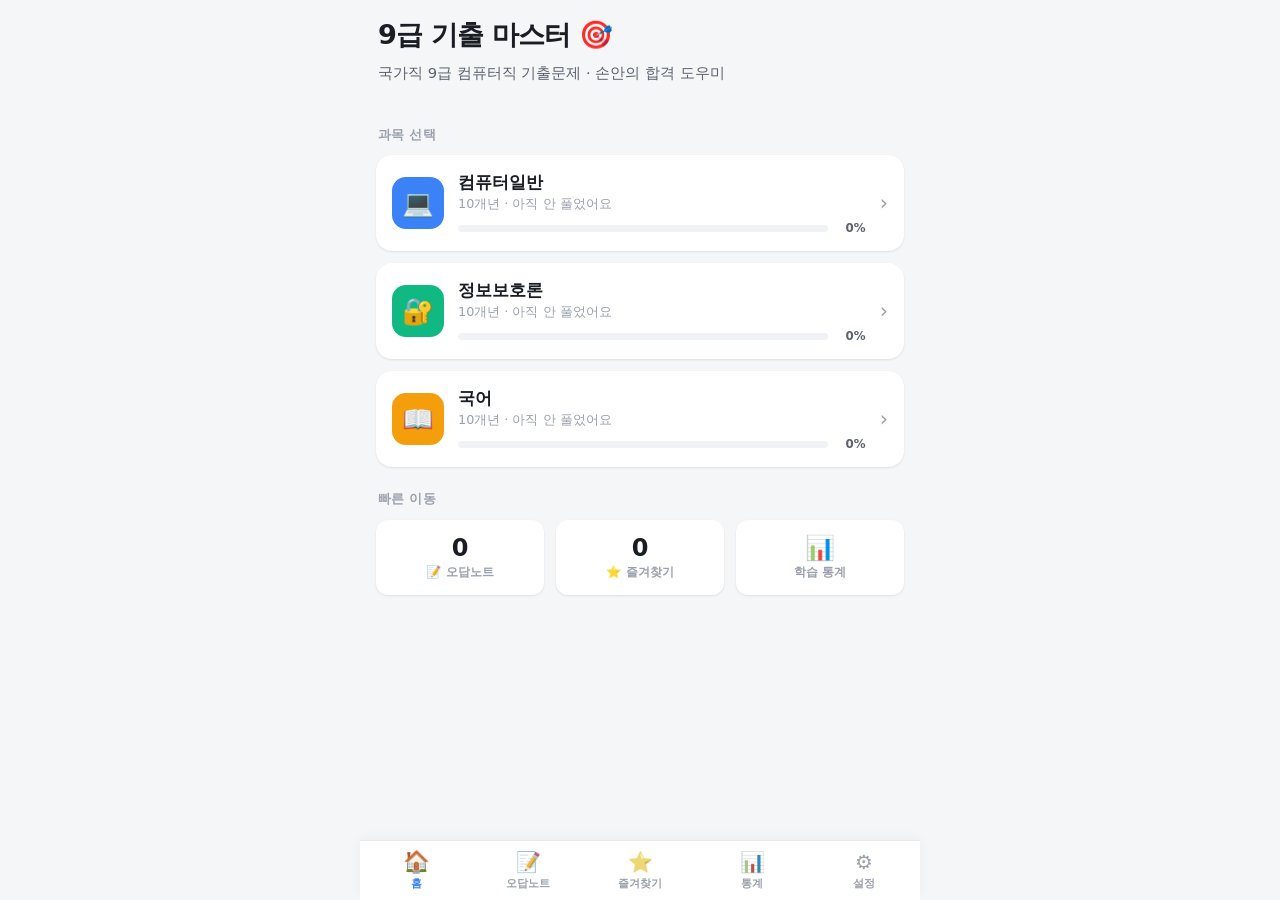
<file: index.html>
<!DOCTYPE html>
<html lang="ko">
<head>
  <meta charset="UTF-8" />
  <meta name="viewport" content="width=device-width, initial-scale=1.0" />
  <meta http-equiv="refresh" content="0; url=./app/" />
  <link rel="canonical" href="./app/" />
  <title>9급 기출 마스터</title>
</head>
<body>
  <script>location.replace("./app/");</script>
  <p style="font-family:sans-serif;text-align:center;margin-top:40px">
    잠시만요… <a href="./app/">9급 기출 마스터 앱으로 이동</a>
  </p>
</body>
</html>
</file>
<file: app/css/styles.css>
/* ============ 9급 기출 마스터 — styles ============ */
:root {
  --fs: 16px;               /* base font size, adjustable */
  --bg: #f5f6f8;
  --surface: #ffffff;
  --surface-2: #f0f2f5;
  --text: #1a1d23;
  --text-2: #5b626e;
  --text-3: #9aa1ad;
  --border: #e4e7ec;
  --primary: #3b82f6;
  --primary-d: #2563eb;
  --primary-soft: #e8f0fe;
  --correct: #16a34a;
  --correct-soft: #e7f6ec;
  --wrong: #dc2626;
  --wrong-soft: #fdeaea;
  --gold: #f59e0b;
  --shadow: 0 1px 3px rgba(16,24,40,.06), 0 1px 2px rgba(16,24,40,.04);
  --shadow-lg: 0 12px 28px rgba(16,24,40,.16);
  --radius: 16px;
  --radius-sm: 12px;
  --tabbar-h: 60px;
  --safe-b: env(safe-area-inset-bottom, 0px);
  --safe-t: env(safe-area-inset-top, 0px);
}
[data-theme="dark"] {
  --bg: #0f1216;
  --surface: #181c22;
  --surface-2: #21262e;
  --text: #e9edf2;
  --text-2: #a4adba;
  --text-3: #6c7480;
  --border: #2a3038;
  --primary: #5b9bff;
  --primary-d: #4a8cf5;
  --primary-soft: #1b2940;
  --correct: #34d27b;
  --correct-soft: #16301f;
  --wrong: #f87171;
  --wrong-soft: #38181a;
  --gold: #fbbf24;
  --shadow: 0 1px 3px rgba(0,0,0,.4);
  --shadow-lg: 0 12px 28px rgba(0,0,0,.5);
}

* { box-sizing: border-box; -webkit-tap-highlight-color: transparent; }
[hidden] { display: none !important; }
html { font-size: var(--fs); }
body {
  margin: 0;
  font-family: -apple-system, BlinkMacSystemFont, "Apple SD Gothic Neo", "Pretendard",
    "Malgun Gothic", "맑은 고딕", "Noto Sans KR", system-ui, sans-serif;
  background: var(--bg);
  color: var(--text);
  line-height: 1.55;
  -webkit-font-smoothing: antialiased;
  overscroll-behavior-y: none;
  overflow-x: hidden;
}
button { font-family: inherit; cursor: pointer; border: none; background: none; color: inherit; }
a { color: var(--primary); }

#app { max-width: 560px; margin: 0 auto; min-height: 100vh; position: relative; }
.view {
  padding: calc(var(--safe-t) + 8px) 16px calc(var(--tabbar-h) + var(--safe-b) + 24px);
  min-height: 100vh;
  animation: fade .22s ease;
}
.view.noTab { padding-bottom: calc(var(--safe-b) + 24px); }
@keyframes fade { from { opacity: 0; transform: translateY(6px); } to { opacity: 1; transform: none; } }

/* ---------- top bar ---------- */
.appbar {
  display: flex; align-items: center; gap: 10px;
  padding: 8px 2px 14px; position: sticky; top: 0; z-index: 20;
}
.appbar .title { font-size: 1.25rem; font-weight: 800; letter-spacing: -.02em; flex: 1; }
.appbar .sub { font-size: .78rem; color: var(--text-3); font-weight: 600; }
.iconbtn {
  width: 40px; height: 40px; border-radius: 12px; display: grid; place-items: center;
  font-size: 1.15rem; background: var(--surface); box-shadow: var(--shadow); flex: none;
}
.iconbtn:active { transform: scale(.92); }

.hero { padding: 6px 2px 18px; }
.hero h1 { margin: 0; font-size: 1.7rem; font-weight: 850; letter-spacing: -.03em; }
.hero p { margin: 6px 0 0; color: var(--text-2); font-size: .92rem; }

/* ---------- section ---------- */
.section-title { font-size: .82rem; font-weight: 800; color: var(--text-3); margin: 22px 2px 10px; letter-spacing: .02em; }

/* ---------- subject cards ---------- */
.subj-grid { display: flex; flex-direction: column; gap: 12px; }
.subj-card {
  display: flex; align-items: center; gap: 14px; width: 100%;
  background: var(--surface); border-radius: var(--radius); padding: 16px;
  box-shadow: var(--shadow); text-align: left; transition: transform .12s;
}
.subj-card:active { transform: scale(.985); }
.subj-emoji {
  width: 52px; height: 52px; border-radius: 14px; display: grid; place-items: center;
  font-size: 1.6rem; flex: none; color: #fff;
}
.subj-meta { flex: 1; min-width: 0; }
.subj-meta .nm { font-weight: 800; font-size: 1.05rem; }
.subj-meta .ds { font-size: .8rem; color: var(--text-3); margin-top: 2px; }
.subj-prog { display: flex; align-items: center; gap: 8px; margin-top: 8px; }
.bar { flex: 1; height: 7px; border-radius: 99px; background: var(--surface-2); overflow: hidden; }
.bar > i { display: block; height: 100%; border-radius: 99px; transition: width .5s ease; }
.subj-prog .pct { font-size: .74rem; font-weight: 800; color: var(--text-2); min-width: 30px; text-align: right; }
.chev { color: var(--text-3); font-size: 1.3rem; flex: none; }

/* ---------- continue / quick cards ---------- */
.continue-card {
  background: linear-gradient(135deg, var(--primary), var(--primary-d));
  color: #fff; border-radius: var(--radius); padding: 18px; box-shadow: var(--shadow-lg);
  width: 100%; text-align: left; display: flex; align-items: center; gap: 14px;
}
.continue-card:active { transform: scale(.99); }
.continue-card .big { font-size: 1.1rem; font-weight: 800; }
.continue-card .small { font-size: .82rem; opacity: .9; margin-top: 3px; }
.continue-card .play { width: 46px; height: 46px; border-radius: 50%; background: rgba(255,255,255,.22); display: grid; place-items: center; font-size: 1.3rem; flex: none; }

.quick-row { display: flex; gap: 12px; }
.quick {
  flex: 1; background: var(--surface); border-radius: var(--radius-sm); padding: 14px;
  box-shadow: var(--shadow); text-align: center;
}
.quick:active { transform: scale(.97); }
.quick .n { font-size: 1.5rem; font-weight: 850; }
.quick .l { font-size: .76rem; color: var(--text-3); margin-top: 2px; font-weight: 600; }

/* ---------- year list ---------- */
.year-grid { display: grid; grid-template-columns: 1fr 1fr; gap: 12px; }
.year-card {
  background: var(--surface); border-radius: var(--radius-sm); padding: 15px;
  box-shadow: var(--shadow); text-align: left; position: relative; overflow: hidden;
  min-height: 96px; display: flex; flex-direction: column; justify-content: space-between;
}
.year-card:active { transform: scale(.97); }
.year-card.locked { opacity: .55; }
.year-card .yr { font-size: 1.35rem; font-weight: 850; letter-spacing: -.02em; }
.year-card .st { font-size: .76rem; color: var(--text-3); font-weight: 600; }
.year-card .badge {
  position: absolute; top: 10px; right: 10px; font-size: .68rem; font-weight: 800;
  padding: 3px 8px; border-radius: 99px;
}
.badge.done { background: var(--correct-soft); color: var(--correct); }
.badge.lock { background: var(--surface-2); color: var(--text-3); }
.year-card .scoreline { display: flex; align-items: center; gap: 6px; margin-top: 6px; }
.year-card .scoreline .bar { height: 6px; }

/* ---------- buttons ---------- */
.btn {
  display: inline-flex; align-items: center; justify-content: center; gap: 8px;
  width: 100%; padding: 15px; border-radius: 14px; font-weight: 800; font-size: 1rem;
  background: var(--primary); color: #fff; box-shadow: var(--shadow); transition: transform .1s;
}
.btn:active { transform: scale(.98); }
.btn.secondary { background: var(--surface); color: var(--text); }
.btn.ghost { background: var(--surface-2); color: var(--text); box-shadow: none; }
.btn:disabled { opacity: .5; }
.btn-row { display: flex; gap: 12px; }

/* ---------- quiz ---------- */
.quiz-top {
  position: sticky; top: 0; z-index: 30; background: var(--bg);
  padding: calc(var(--safe-t) + 6px) 0 8px;
}
.quiz-top .row { display: flex; align-items: center; gap: 10px; }
.quiz-top .info { flex: 1; text-align: center; }
.quiz-top .info .nm { font-size: .82rem; font-weight: 800; }
.quiz-top .info .ct { font-size: .72rem; color: var(--text-3); }
.qbar { height: 6px; border-radius: 99px; background: var(--surface-2); margin-top: 10px; overflow: hidden; }
.qbar > i { display: block; height: 100%; background: var(--primary); border-radius: 99px; transition: width .35s ease; }

.qcard {
  background: var(--surface); border-radius: var(--radius); padding: 18px; box-shadow: var(--shadow);
  margin-top: 14px;
}
.qnum {
  display: inline-flex; align-items: center; justify-content: center; gap: 6px;
  font-size: .74rem; font-weight: 800; color: var(--primary); background: var(--primary-soft);
  padding: 4px 10px; border-radius: 99px; margin-bottom: 10px;
}
.qstem { font-size: 1.06rem; font-weight: 700; line-height: 1.6; letter-spacing: -.01em; word-break: keep-all; overflow-wrap: break-word; }

.asset { margin-top: 12px; }
.asset-box {
  border: 1px solid var(--border); border-radius: 10px; padding: 12px 14px;
  background: var(--surface-2); font-size: .95rem; line-height: 1.75;
  word-break: keep-all; overflow-wrap: break-word;
}
.asset-code {
  background: #1e242c; color: #e6edf3; border-radius: 10px; padding: 14px;
  font-family: "SFMono-Regular", ui-monospace, Consolas, Menlo, monospace;
  font-size: .88rem; line-height: 1.6; overflow-x: auto; white-space: pre;
}
[data-theme="dark"] .asset-code { background: #0b0e12; border: 1px solid var(--border); }
.asset-img { width: 100%; border-radius: 10px; border: 1px solid var(--border); background: #fff; }
.asset-note { font-size: .82rem; color: var(--text-2); margin-top: 8px; text-align: center; }
.asset-table { overflow-x: auto; }
.asset-table table { border-collapse: collapse; width: 100%; font-size: .88rem; }
.asset-table th, .asset-table td { border: 1px solid var(--border); padding: 8px 10px; text-align: center; }
.asset-table th { background: var(--surface-2); font-weight: 700; }

/* choices */
.choices { display: flex; flex-direction: column; gap: 10px; margin-top: 16px; }
.choice {
  display: flex; align-items: flex-start; gap: 12px; width: 100%; text-align: left;
  background: var(--surface); border: 2px solid var(--border); border-radius: 14px;
  padding: 14px; font-size: .98rem; line-height: 1.5; transition: all .14s; color: var(--text);
}
.choice:active { transform: scale(.99); }
.choice .mk {
  width: 28px; height: 28px; border-radius: 50%; flex: none; display: grid; place-items: center;
  border: 2px solid var(--border); font-weight: 800; font-size: .9rem; color: var(--text-2);
  transition: all .14s;
}
.choice .tx { flex: 1; min-width: 0; padding-top: 2px; word-break: keep-all; overflow-wrap: break-word; }
.choice.selected { border-color: var(--primary); background: var(--primary-soft); }
.choice.selected .mk { border-color: var(--primary); background: var(--primary); color: #fff; }
.choice.correct { border-color: var(--correct); background: var(--correct-soft); }
.choice.correct .mk { border-color: var(--correct); background: var(--correct); color: #fff; }
.choice.wrong { border-color: var(--wrong); background: var(--wrong-soft); }
.choice.wrong .mk { border-color: var(--wrong); background: var(--wrong); color: #fff; }
.choice:disabled { cursor: default; }

/* explanation */
.explain {
  margin-top: 16px; border-radius: 14px; overflow: hidden; border: 1px solid var(--border);
  animation: slideUp .25s ease;
}
@keyframes slideUp { from { opacity: 0; transform: translateY(8px); } to { opacity: 1; transform: none; } }
.explain .head {
  display: flex; align-items: center; gap: 8px; padding: 11px 14px; font-weight: 800; font-size: .9rem;
}
.explain .head.ok { background: var(--correct-soft); color: var(--correct); }
.explain .head.no { background: var(--wrong-soft); color: var(--wrong); }
.explain .body { padding: 14px; background: var(--surface); font-size: .95rem; line-height: 1.75; }
.explain .body b { color: var(--text); }

.quiz-actions { margin-top: 18px; display: flex; gap: 12px; align-items: center; }

/* question palette */
.palette { display: grid; grid-template-columns: repeat(5, 1fr); gap: 10px; margin-top: 8px; }
.pal {
  aspect-ratio: 1; border-radius: 12px; background: var(--surface); box-shadow: var(--shadow);
  font-weight: 800; display: grid; place-items: center; font-size: 1rem; border: 2px solid transparent;
}
.pal.answered { background: var(--primary-soft); color: var(--primary-d); }
.pal.correct { background: var(--correct-soft); color: var(--correct); }
.pal.wrong { background: var(--wrong-soft); color: var(--wrong); }
.pal.cur { border-color: var(--primary); }
.pal .dot { position: absolute; }

/* ---------- result ---------- */
.result-hero { text-align: center; padding: 24px 0 8px; }
.ring { width: 168px; height: 168px; margin: 0 auto; position: relative; }
.ring svg { transform: rotate(-90deg); }
.ring .ctr { position: absolute; inset: 0; display: grid; place-items: center; text-align: center; }
.ring .ctr .sc { font-size: 2.6rem; font-weight: 850; line-height: 1; }
.ring .ctr .of { font-size: .85rem; color: var(--text-3); margin-top: 4px; }
.result-msg { font-size: 1.15rem; font-weight: 800; margin-top: 16px; text-align: center; }
.result-stats { display: flex; gap: 12px; margin-top: 18px; }
.rstat { flex: 1; background: var(--surface); border-radius: var(--radius-sm); padding: 14px; text-align: center; box-shadow: var(--shadow); }
.rstat .n { font-size: 1.5rem; font-weight: 850; }
.rstat .l { font-size: .74rem; color: var(--text-3); font-weight: 600; margin-top: 2px; }

.review-item {
  background: var(--surface); border-radius: var(--radius-sm); padding: 14px; box-shadow: var(--shadow);
  margin-top: 10px; display: flex; align-items: center; gap: 12px; width: 100%; text-align: left;
}
.review-item .ic { width: 30px; height: 30px; border-radius: 50%; display: grid; place-items: center; font-weight: 800; flex: none; color: #fff; }
.review-item .ic.o { background: var(--correct); }
.review-item .ic.x { background: var(--wrong); }
.review-item .q { flex: 1; min-width: 0; font-size: .9rem; }
.review-item .q .t { white-space: nowrap; overflow: hidden; text-overflow: ellipsis; font-weight: 600; }
.review-item .q .s { font-size: .76rem; color: var(--text-3); margin-top: 2px; }

/* ---------- list rows (wrong/bookmark) ---------- */
.list-row {
  background: var(--surface); border-radius: var(--radius-sm); padding: 14px; box-shadow: var(--shadow);
  margin-top: 10px; display: flex; align-items: center; gap: 12px; width: 100%; text-align: left;
}
.list-row:active { transform: scale(.99); }
.tag { font-size: .68rem; font-weight: 800; padding: 3px 8px; border-radius: 99px; background: var(--surface-2); color: var(--text-2); flex: none; }
.list-row .q { flex: 1; min-width: 0; }
.list-row .q .t { font-size: .92rem; font-weight: 600; display: -webkit-box; -webkit-line-clamp: 2; -webkit-box-orient: vertical; overflow: hidden; }
.list-row .q .s { font-size: .74rem; color: var(--text-3); margin-top: 3px; }

/* ---------- empty ---------- */
.empty { text-align: center; padding: 60px 20px; color: var(--text-3); }
.empty .em { font-size: 3rem; }
.empty .ti { font-weight: 800; color: var(--text-2); margin-top: 12px; font-size: 1.05rem; }
.empty .ds { font-size: .88rem; margin-top: 6px; }

/* ---------- stats ---------- */
.stat-card { background: var(--surface); border-radius: var(--radius); padding: 18px; box-shadow: var(--shadow); margin-top: 12px; }
.stat-big { display: flex; gap: 12px; }
.stat-big .cell { flex: 1; text-align: center; }
.stat-big .cell .n { font-size: 1.8rem; font-weight: 850; }
.stat-big .cell .l { font-size: .74rem; color: var(--text-3); margin-top: 2px; }
.subj-stat { display: flex; align-items: center; gap: 12px; padding: 12px 0; border-top: 1px solid var(--border); }
.subj-stat:first-child { border-top: none; }
.subj-stat .nm { width: 84px; font-weight: 700; font-size: .9rem; flex: none; }

/* ---------- settings ---------- */
.set-row { display: flex; align-items: center; gap: 12px; background: var(--surface); border-radius: var(--radius-sm); padding: 16px; box-shadow: var(--shadow); margin-top: 10px; }
.set-row .lb { flex: 1; }
.set-row .lb .t { font-weight: 700; }
.set-row .lb .d { font-size: .78rem; color: var(--text-3); margin-top: 2px; }
.switch { width: 50px; height: 30px; border-radius: 99px; background: var(--surface-2); position: relative; transition: background .2s; flex: none; }
.switch.on { background: var(--primary); }
.switch i { position: absolute; top: 3px; left: 3px; width: 24px; height: 24px; border-radius: 50%; background: #fff; transition: transform .2s; box-shadow: 0 1px 3px rgba(0,0,0,.2); }
.switch.on i { transform: translateX(20px); }
.seg { display: flex; background: var(--surface-2); border-radius: 10px; padding: 3px; flex: none; }
.seg button { padding: 7px 12px; border-radius: 8px; font-weight: 700; font-size: .85rem; color: var(--text-2); }
.seg button.active { background: var(--surface); color: var(--text); box-shadow: var(--shadow); }

/* ---------- tabbar ---------- */
.tabbar {
  position: fixed; bottom: 0; left: 50%; transform: translateX(-50%); width: 100%; max-width: 560px;
  height: calc(var(--tabbar-h) + var(--safe-b)); padding-bottom: var(--safe-b);
  background: var(--surface); border-top: 1px solid var(--border);
  display: flex; z-index: 40; box-shadow: 0 -2px 12px rgba(0,0,0,.04);
}
.tab { flex: 1; display: flex; flex-direction: column; align-items: center; justify-content: center; gap: 3px; color: var(--text-3); }
.tab .tab-ico { font-size: 1.25rem; filter: grayscale(.4); transition: transform .12s; }
.tab .tab-label { font-size: .66rem; font-weight: 700; }
.tab.active { color: var(--primary); }
.tab.active .tab-ico { filter: none; transform: translateY(-1px) scale(1.08); }

/* ---------- toast ---------- */
.toast {
  position: fixed; bottom: calc(var(--tabbar-h) + var(--safe-b) + 16px); left: 50%; transform: translateX(-50%) translateY(20px);
  background: #222; color: #fff; padding: 11px 18px; border-radius: 99px; font-size: .85rem; font-weight: 600;
  opacity: 0; pointer-events: none; transition: all .25s; z-index: 100; box-shadow: var(--shadow-lg); white-space: nowrap;
}
.toast.show { opacity: 1; transform: translateX(-50%) translateY(0); }

/* ---------- bottom sheet ---------- */
.sheet-backdrop { position: fixed; inset: 0; background: rgba(0,0,0,.4); z-index: 60; display: flex; align-items: flex-end; justify-content: center; animation: fade .2s; }
.sheet {
  width: 100%; max-width: 560px; background: var(--surface); border-radius: 22px 22px 0 0;
  padding: 10px 18px calc(var(--safe-b) + 22px); animation: sheetUp .28s cubic-bezier(.16,1,.3,1);
}
@keyframes sheetUp { from { transform: translateY(100%); } to { transform: none; } }
.sheet .grab { width: 40px; height: 4px; border-radius: 99px; background: var(--border); margin: 0 auto 14px; }
.sheet h3 { margin: 0 0 4px; font-size: 1.15rem; font-weight: 800; }
.sheet .sub { color: var(--text-3); font-size: .85rem; margin-bottom: 16px; }
.mode-btn {
  display: flex; align-items: center; gap: 14px; width: 100%; text-align: left; padding: 16px;
  border-radius: 14px; background: var(--surface-2); margin-top: 10px;
}
.mode-btn:active { transform: scale(.985); }
.mode-btn .e { font-size: 1.6rem; flex: none; }
.mode-btn .nm { font-weight: 800; }
.mode-btn .ds { font-size: .8rem; color: var(--text-3); margin-top: 2px; }

.skel { background: linear-gradient(90deg, var(--surface-2) 25%, var(--surface) 37%, var(--surface-2) 63%); background-size: 400% 100%; animation: sk 1.3s infinite; border-radius: 12px; }
@keyframes sk { 0% { background-position: 100% 0; } 100% { background-position: -100% 0; } }

.fab-bm { background: transparent; box-shadow: none; }
.bmk { color: var(--text-3); font-size: 1.4rem; }
.bmk.on { color: var(--gold); }
</file>
